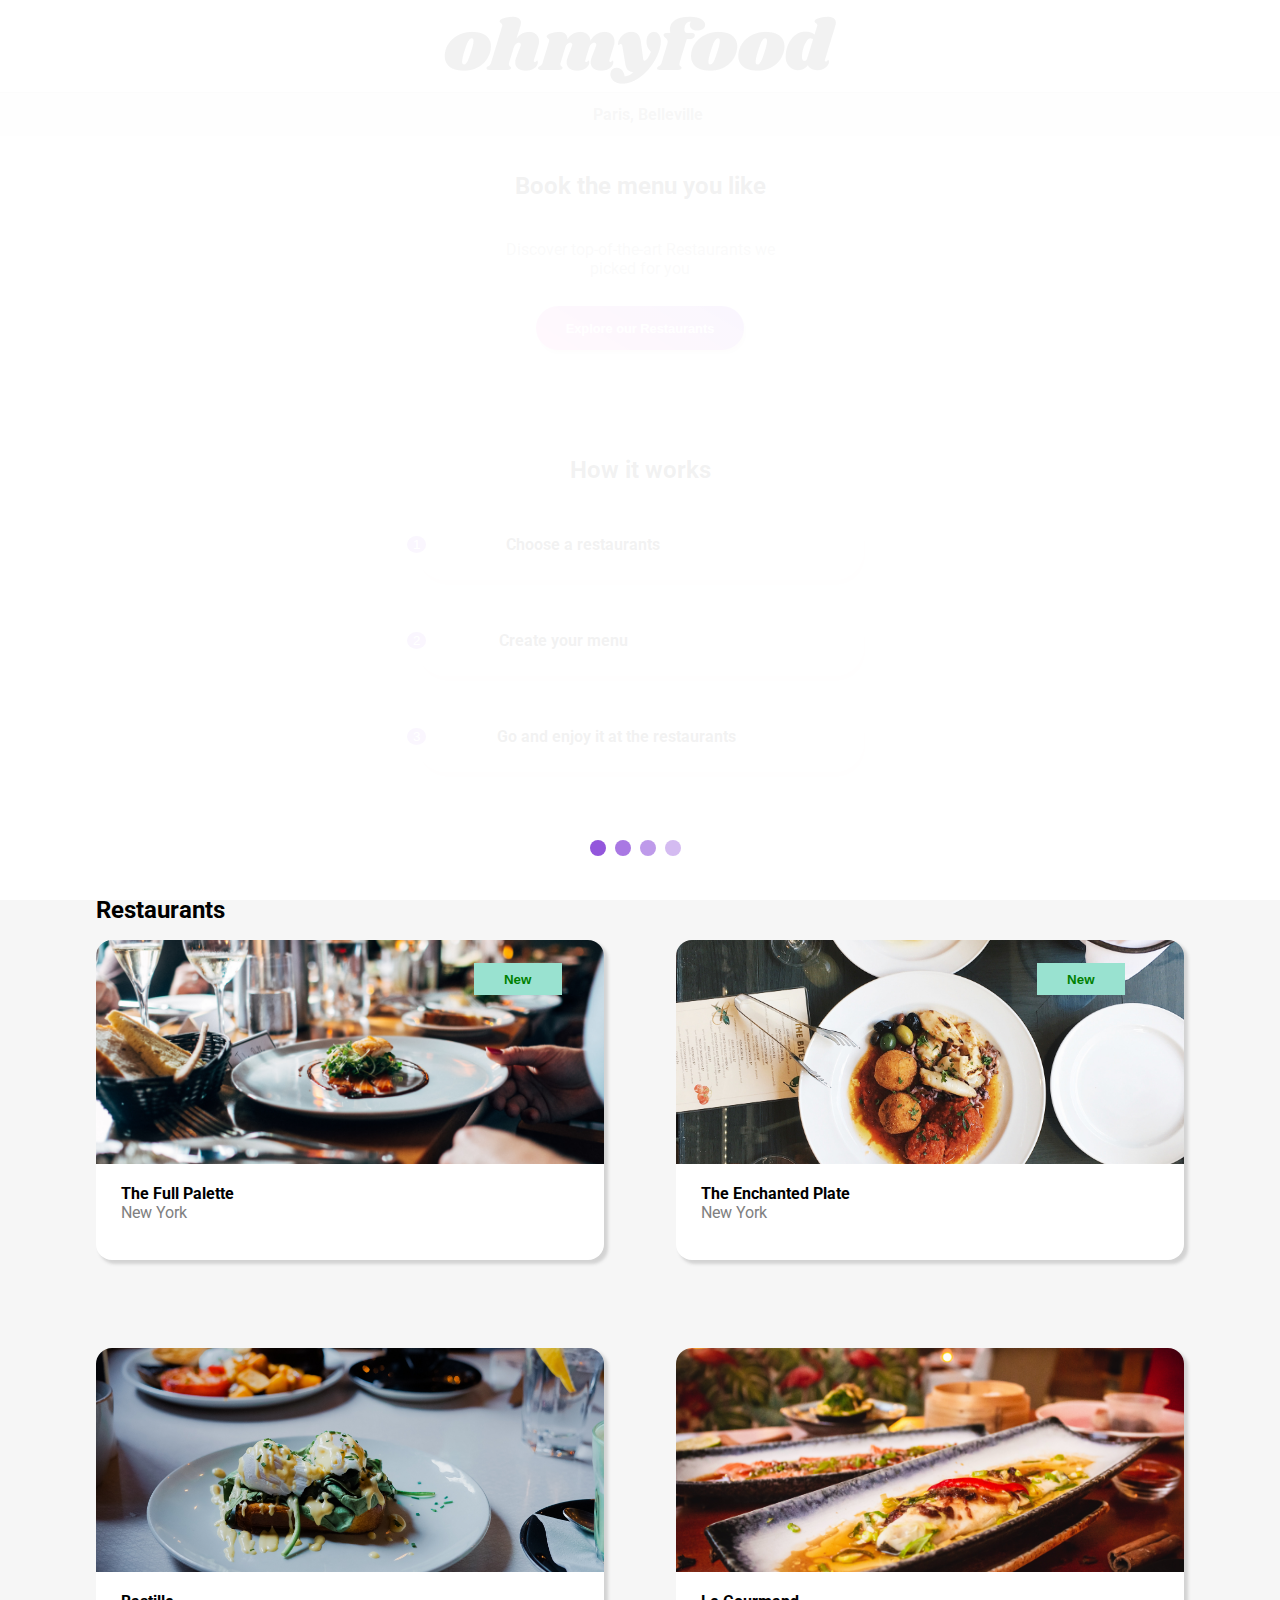
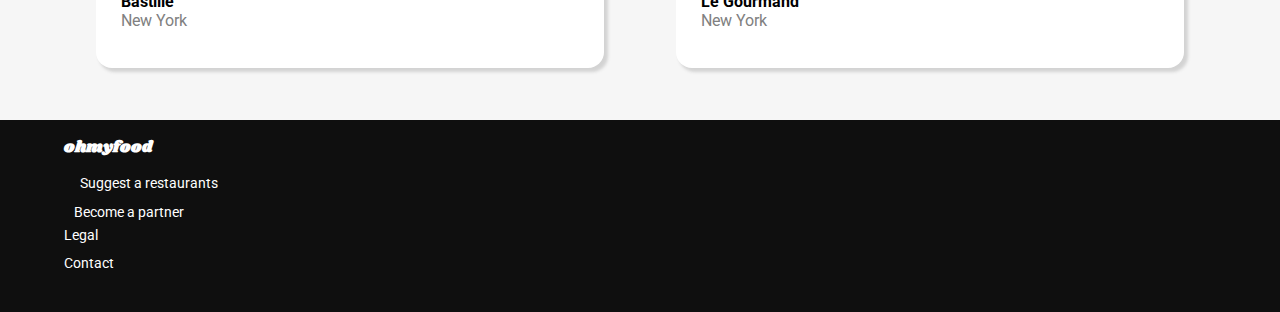
<file: index.html>
<!DOCTYPE html>
<html lang="en">
<head>
    <meta charset="UTF-8">
    <meta http-equiv="X-UA-Compatible" content="IE=edge">
    <meta name="viewport" content="width=device-width, initial-scale=1.0">
    <title>Oh My Food</title>

    <link rel="stylesheet" href="./CSS/styles.css">

    <link rel="preconnect" href="https://fonts.googleapis.com">
    <link rel="preconnect" href="https://fonts.gstatic.com" crossorigin>
    <link href="https://fonts.googleapis.com/css2?family=Roboto:wght@300;400;700&family=Shrikhand&display=swap" rel="stylesheet">

    <link rel="stylesheet" href="https://cdnjs.cloudflare.com/ajax/libs/font-awesome/6.0.0-beta2/css/all.min.css" integrity="sha512-YWzhKL2whUzgiheMoBFwW8CKV4qpHQAEuvilg9FAn5VJUDwKZZxkJNuGM4XkWuk94WCrrwslk8yWNGmY1EduTA==" crossorigin="anonymous" referrerpolicy="no-referrer" />


</head>
<body>
    <!--Loading Page-->
    <div class="wrapper">
        <div class="bouncer">
            <div></div>
            <div></div>
            <div></div>
            <div></div>
        </div>
    </div>
    <!--.Loading Page-->
    <!--Logo-->
    <header>
        <div class="logo"><img src="./assets/ohmyfood@2x.svg" alt="logo"></div>
        <div class="logo-desktop"><img src="./assets/ohmyfood.png" alt="logo"></div>
    </header>
    <!--Location-->
    <div class="map">
        <i class="fas fa-map-marker-alt"></i>
        <p>Paris, Belleville</p>
    </div>
    <!--Call to Action-->
    <section class="action">
        <h2>Book the menu you like</h2>
        <p>Discover top-of-the-art Restaurants we picked for you</p>
        <button>Explore our Restaurants</button>
    </section>
    <main>
        <!--Info-->
        <section class="info">
            <h2>How it works</h2>
            <div class="flex-container">
                <div class="card">
                   <button>1</button>
                   <i class="fas fa-mobile-alt"></i>
                   <p class="position">Choose a restaurants</p>
                </div>
                <div class="card">
                    <button>2</button>
                    <i class="fas fa-list-ul"></i>
                   <p class="position-2">Create your menu</p>
                </div>
                <div class="card">
                    <button>3</button>
                    <i class="fas fa-store"></i>
                   <p>Go and enjoy it at the restaurants</p>
                </div>
            </div>
        </section>
        <!--Menu Links-->
        <section class="menu-link">
            <h2>Restaurants</h2>
            <div class="grid-container">
                
                    <div class="menu-card">
                        <a href="./menuA.html">    
                            <img src="./assets/jay-wennington-N_Y88TWmGwA-unsplash.jpg" alt="Restaurants-1" class="fit">
                        </a>
                        <button class="btn">New</button>
                        <div class="flex">
                                <p>The Full Palette 
                                <span>New York</span> </p>
                                <i class="fas fa-heart"></i>
                        </div>
                    </div>
                    <div class="menu-card">
                        <a href="./menuB.html">    
                            <img src="./assets/stil-u2Lp8tXIcjw-unsplash.jpg" alt="Restaurants-2" class="fit">
                       </a>
                            <button class="btn-2">New</button>
                       
                        <div class="flex">
                                <p class="char-1">The Enchanted Plate
                                <span>New York</span></p> 
                                <i class="fas fa-heart"></i>
                        </div>
                    </div>
                
                <a href="./menuC.html">
                    <div class="menu-card">
                        <img src="./assets/toa-heftiba-DQKerTsQwi0-unsplash.jpg" alt="Restaurants-3" class="fit">
                     <!--  <button class="btn-3">New</button> --> 
                        <div class="flex">
                                <p class="char-2">Bastille
                                <span>New York</span></p> 
                                <i class="fas fa-heart"></i>
                        </div>
                    </div>
                </a>
                <a href="./menuD.html">
                    <div class="menu-card">
                        <img src="./assets/louis-hansel-shotsoflouis-qNBGVyOCY8Q-unsplash.jpg" alt="Restaurants-4" class="fit">
                       <!-- <button class="btn-4">New</button> -->
                        <div class="flex">
                                <p class="char-3">Le Gourmand 
                                <span>New York</span></p> 
                                <i class="fas fa-heart outline" ></i>
                        </div>
                    </div>
                </a>
            </div>
        </section>
    </main>
    <footer>
        <h4>ohmyfood</h4>
        <nav class="footer-nav">
            <ul>
                <li class="display align">
                    <i class="fas fa-utensils"></i>
                    <p>Suggest a restaurants</p>
                </li>
                <li class="display">
                    <i class="fas fa-hands-helping"></i>
                    <p>Become a partner</p>
                </li>
                <li class="spacing">Legal</li>
                <li class="spacing"><a href="mailto:ohmyfood@google.com?subject=MailfromourWebsite">Contact</a></li>
            </ul>
        </nav>
    </footer>
</body>
</html>
</file>
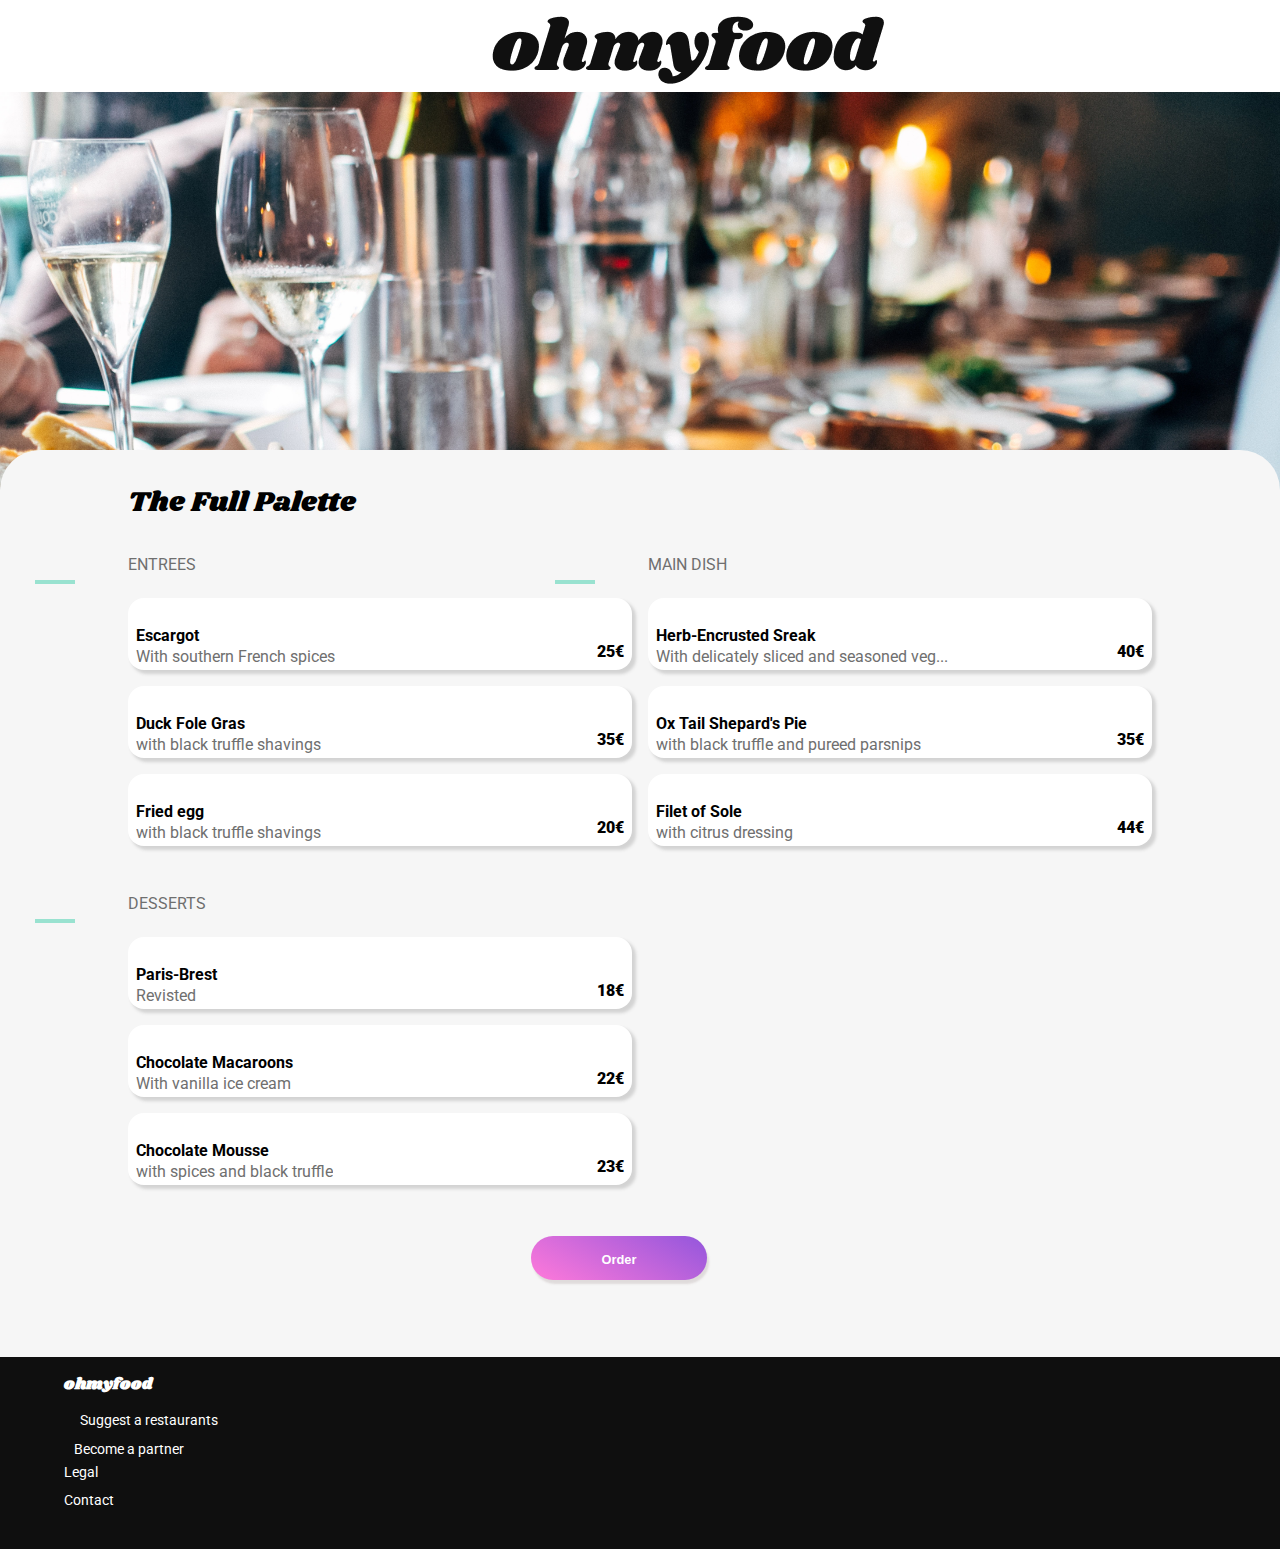
<file: menuA.html>
<!DOCTYPE html>
<html lang="en">
<head>
    <meta charset="UTF-8">
    <meta http-equiv="X-UA-Compatible" content="IE=edge">
    <meta name="viewport" content="width=device-width, initial-scale=1.0">
    <title>Oh My Food</title>

    <link rel="stylesheet" href="./CSS/menuA.css">

    <link rel="preconnect" href="https://fonts.googleapis.com">
    <link rel="preconnect" href="https://fonts.gstatic.com" crossorigin>
    <link href="https://fonts.googleapis.com/css2?family=Roboto:wght@300;400;700&family=Shrikhand&display=swap" rel="stylesheet">

    <link rel="stylesheet" href="https://cdnjs.cloudflare.com/ajax/libs/font-awesome/6.0.0-beta2/css/all.min.css" integrity="sha512-YWzhKL2whUzgiheMoBFwW8CKV4qpHQAEuvilg9FAn5VJUDwKZZxkJNuGM4XkWuk94WCrrwslk8yWNGmY1EduTA==" crossorigin="anonymous" referrerpolicy="no-referrer" />


</head>
<body>
    <!--Logo-->
    <header>
        <div class="logo">
            <a href="./index.html"><i class="fas fa-arrow-left"></i></a>
            <img src="./assets/ohmyfood@2x.svg" alt="logo"></div>
        <div class="logo-desktop">
            <a href="./index.html"><i class="fas fa-arrow-left"></i></a>
            <img src="./assets/ohmyfood.png" alt="logo"></div>
    </header>
    <!--Image-->
    <div class="bg-image">
        <img src="./assets/jay-wennington-N_Y88TWmGwA-unsplash.jpg" alt="Restaurants" class="fit">
    </div>
    <main>
        <!--Title-->
        <div class="title">
            <p>The Full Palette</p>
            <i class="fas fa-heart"></i>
        </div>
        <!--Flex-container-->
        <div class="grid-container">
            <!--Menu items 1-->
            <div class="wrapper">
                <p class="underline">ENTREES</p>
                <div class="menu-card">
                    <div class="flex">
                        <h5>Escargot</h5>
                        <p>With southern French spices</p>
                    </div>
                    <span>25&#8364;</span>
                    <div class="box">
                        <div class="checkmark"><i class="fas fa-check"></i></div>
                    </div>
                </div>
                <div class="menu-card">
                    <div class="flex">
                        <h5>Duck Fole Gras</h5>
                        <p>with black truffle shavings</p>
                    </div>
                    <span>35&#8364;</span>
                    <div class="box">
                        <div class="checkmark"><i class="fas fa-check"></i></div>
                    </div>
                </div>
                <div class="menu-card">
                    <div class="flex">
                        <h5>Fried egg</h5>
                        <p>with black truffle shavings</p>
                    </div>
                    <span>20&#8364;</span>
                    <div class="box">
                        <div class="checkmark"><i class="fas fa-check"></i></div>
                    </div>
                </div>
            </div>
            <!--Menu items 2-->
            <div class="wrapper">
                <p class="underline">MAIN DISH</p>
                <div class="menu-card">
                    <div class="flex">
                        <h5>Herb-Encrusted Sreak</h5>
                        <p>With delicately sliced and seasoned veg...</p>
                    </div>
                    <span>40&#8364;</span>
                    <div class="box">
                        <div class="checkmark"><i class="fas fa-check"></i></div>
                    </div>
                </div>
                <div class="menu-card">
                    <div class="flex">
                        <h5>Ox Tail Shepard's Pie</h5>
                        <p>with black truffle and pureed parsnips</p>
                    </div>
                    <span>35&#8364;</span>
                    <div class="box">
                        <div class="checkmark"><i class="fas fa-check"></i></div>
                    </div>
                </div>
                <div class="menu-card">
                    <div class="flex">
                        <h5>Filet of Sole</h5>
                        <p>with citrus dressing</p>
                    </div>
                    <span>44&#8364;</span>
                    <div class="box">
                        <div class="checkmark"><i class="fas fa-check"></i></div>
                    </div>
                </div>
            </div>
            <!--Menu items 3-->
            <div class="wrapper">
                <p class="underline">DESSERTS</p>
                <div class="menu-card">
                    <div class="flex">
                        <h5>Paris-Brest</h5>
                        <p>Revisted</p>
                    </div>
                    <span>18&#8364;</span>
                    <div class="box">
                        <div class="checkmark"><i class="fas fa-check"></i></div>
                    </div>
                </div>
                <div class="menu-card">
                    <div class="flex">
                        <h5>Chocolate Macaroons</h5>
                        <p>With vanilla ice cream</p>
                    </div>
                    <span>22&#8364;</span>
                    <div class="box">
                        <div class="checkmark"><i class="fas fa-check"></i></div>
                    </div>
                </div>
                <div class="menu-card">
                    <div class="flex">
                        <h5>Chocolate Mousse</h5>
                        <p>with spices and black truffle</p>
                    </div>
                    <span>23&#8364;</span>
                    <div class="box">
                        <div class="checkmark"><i class="fas fa-check"></i></div>
                    </div>
                </div>
            </div>
        </div>
        <!--Order Button-->
        <div class="btn">
            <button>Order</button>
        </div>
        
        <footer>
            <h4>ohmyfood</h4>
            <nav class="footer-nav">
                <ul>
                    <li class="display align">
                        <i class="fas fa-utensils"></i>
                        <p>Suggest a restaurants</p>
                    </li>
                    <li class="display">
                        <i class="fas fa-hands-helping"></i>
                        <p>Become a partner</p>
                    </li>
                    <li class="spacing">Legal</li>
                    <li class="spacing"><a href="mailto:ohmyfood@google.com?subject=MailfromourWebsite">Contact</a></li>
                </ul>
            </nav>
        </footer>
    </main>
</body>
</html>
</file>
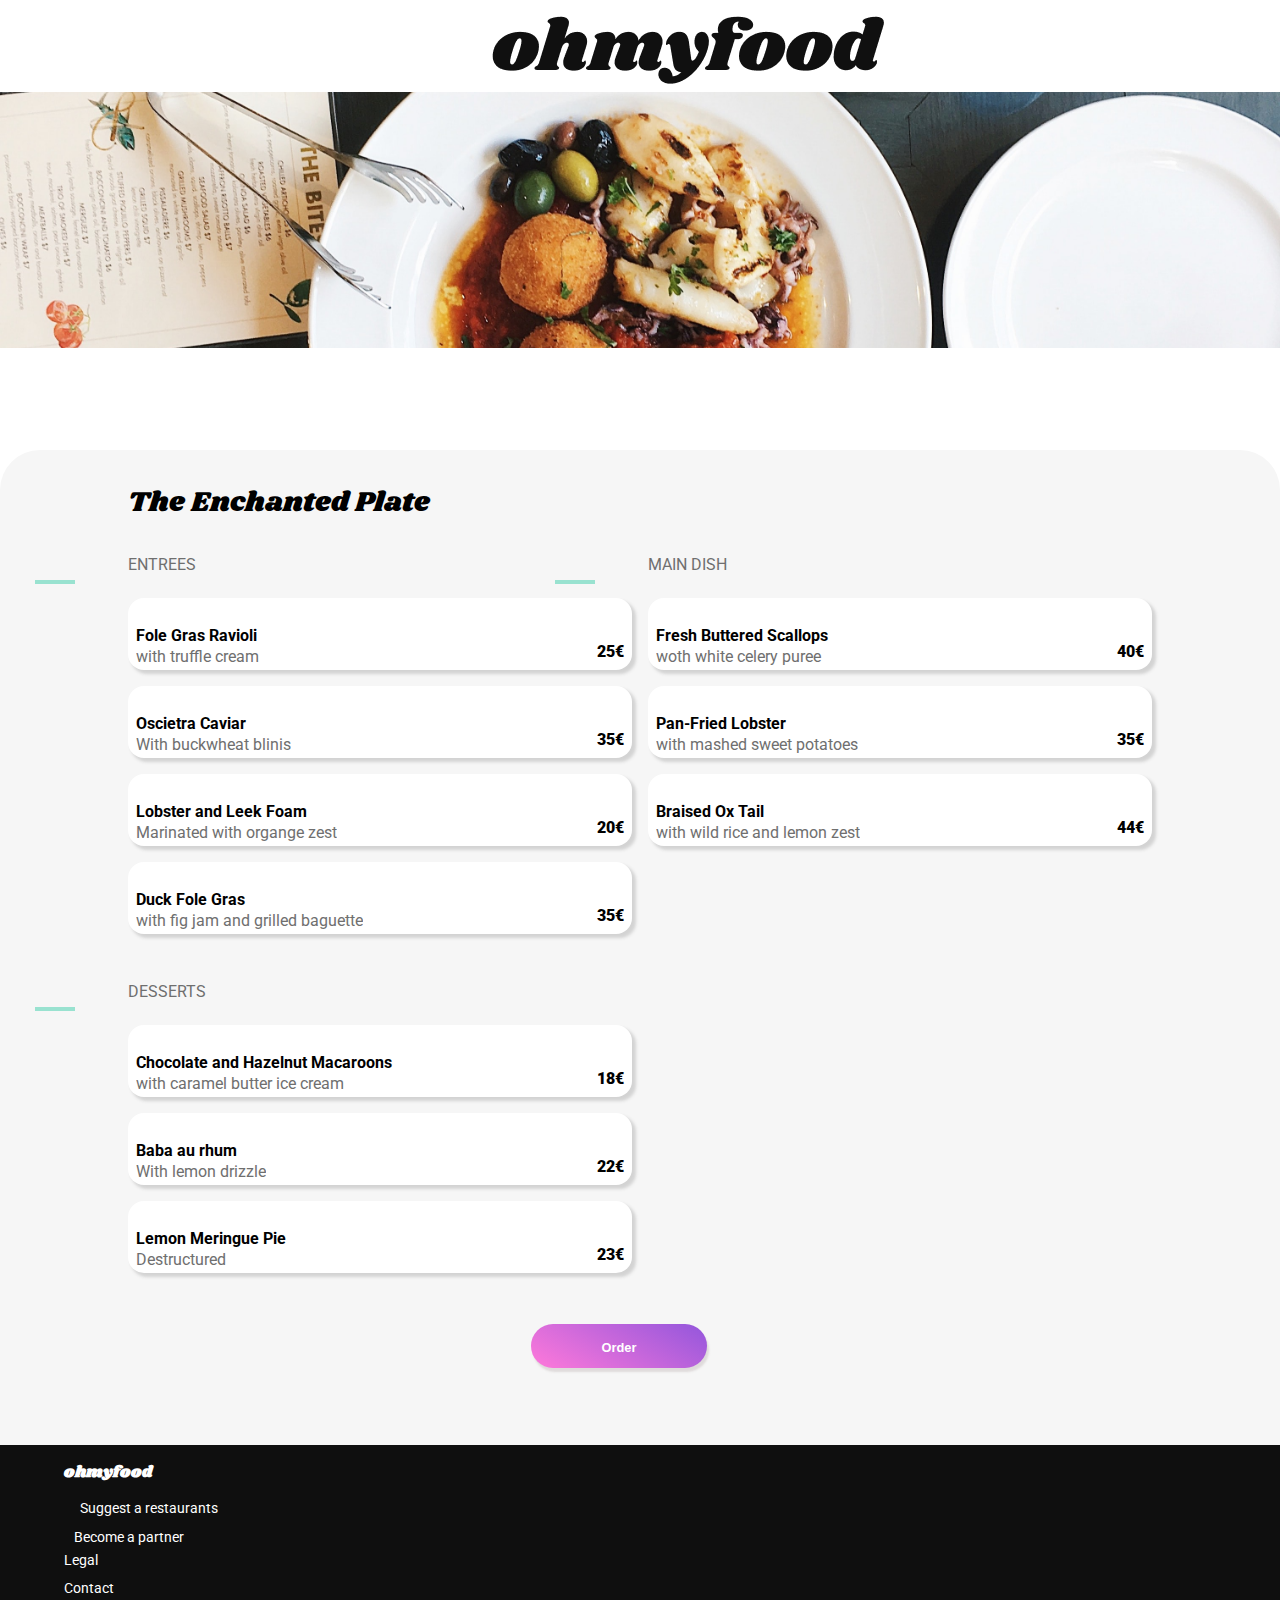
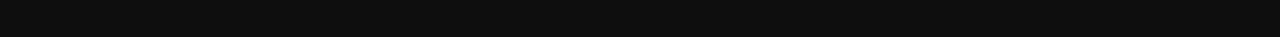
<file: menuB.html>
<!DOCTYPE html>
<html lang="en">
<head>
    <meta charset="UTF-8">
    <meta http-equiv="X-UA-Compatible" content="IE=edge">
    <meta name="viewport" content="width=device-width, initial-scale=1.0">
    <title>Oh My Food</title>

    <link rel="stylesheet" href="./CSS/menuB.css">

    <link rel="preconnect" href="https://fonts.googleapis.com">
    <link rel="preconnect" href="https://fonts.gstatic.com" crossorigin>
    <link href="https://fonts.googleapis.com/css2?family=Roboto:wght@300;400;700&family=Shrikhand&display=swap" rel="stylesheet">

    <link rel="stylesheet" href="https://cdnjs.cloudflare.com/ajax/libs/font-awesome/6.0.0-beta2/css/all.min.css" integrity="sha512-YWzhKL2whUzgiheMoBFwW8CKV4qpHQAEuvilg9FAn5VJUDwKZZxkJNuGM4XkWuk94WCrrwslk8yWNGmY1EduTA==" crossorigin="anonymous" referrerpolicy="no-referrer" />


</head>
<body>
    <!--Logo-->
    <header>
        <div class="logo">
            <a href="./index.html"><i class="fas fa-arrow-left"></i></a>
            <img src="./assets/ohmyfood@2x.svg" alt="logo"></div>
        <div class="logo-desktop">
            <a href="./index.html"><i class="fas fa-arrow-left"></i></a>
            <img src="./assets/ohmyfood.png" alt="logo"></div>
    </header>
    <!--Image-->
    <div class="bg-image">
        <img src="./assets/stil-u2Lp8tXIcjw-unsplash.jpg" alt="Restaurants" class="fit">
    </div>
    <main>
        <!--Title-->
        <div class="title">
            <p>The Enchanted Plate</p>
            <i class="fas fa-heart"></i>
        </div>
        <!--Flex-container-->
        <div class="grid-container">
            <!--Menu items 1-->
            <div class="wrapper">
                <p class="underline">ENTREES</p>
                <div class="menu-card">
                    <div class="flex">
                        <h5>Fole Gras Ravioli</h5>
                        <p>with truffle cream</p>
                    </div>
                    <span>25&#8364;</span>
                    <div class="box">
                        <div class="checkmark"><i class="fas fa-check"></i></div>
                    </div>
                </div>
                <div class="menu-card">
                    <div class="flex">
                        <h5>Oscietra Caviar</h5>
                        <p>With buckwheat blinis</p>
                    </div>
                    <span>35&#8364;</span>
                    <div class="box">
                        <div class="checkmark"><i class="fas fa-check"></i></div>
                    </div>
                </div>
                <div class="menu-card">
                    <div class="flex">
                        <h5>Lobster and Leek Foam</h5>
                        <p>Marinated with organge zest</p>
                    </div>
                    <span>20&#8364;</span>
                    <div class="box">
                        <div class="checkmark"><i class="fas fa-check"></i></div>
                    </div>
                </div>
                <div class="menu-card">
                    <div class="flex">
                        <h5>Duck Fole Gras</h5>
                        <p>with fig jam and grilled baguette</p>
                    </div>
                    <span>35&#8364;</span>
                    <div class="box">
                        <div class="checkmark"><i class="fas fa-check"></i></div>
                    </div>
                </div>
            </div>
            <!--Menu items 2-->
            <div class="wrapper">
                <p class="underline">MAIN DISH</p>
                <div class="menu-card">
                    <div class="flex">
                        <h5>Fresh Buttered Scallops</h5>
                        <p>woth white celery puree</p>
                    </div>
                    <span>40&#8364;</span>
                    <div class="box">
                        <div class="checkmark"><i class="fas fa-check"></i></div>
                    </div>
                </div>
                <div class="menu-card">
                    <div class="flex">
                        <h5>Pan-Fried Lobster</h5>
                        <p>with mashed sweet potatoes</p>
                    </div>
                    <span>35&#8364;</span>
                    <div class="box">
                        <div class="checkmark"><i class="fas fa-check"></i></div>
                    </div>
                </div>
                <div class="menu-card">
                    <div class="flex">
                        <h5>Braised Ox Tail</h5>
                        <p>with wild rice and lemon zest</p>
                    </div>
                    <span>44&#8364;</span>
                    <div class="box">
                        <div class="checkmark"><i class="fas fa-check"></i></div>
                    </div>
                </div>
            </div>
            <!--Menu items 3-->
            <div class="wrapper">
                <p class="underline">DESSERTS</p>
                <div class="menu-card">
                    <div class="flex">
                        <h5 class="wrap">Chocolate and Hazelnut Macaroons</h5>
                        <p>with caramel butter ice cream</p>
                    </div>
                    <span>18&#8364;</span>
                    <div class="box">
                        <div class="checkmark"><i class="fas fa-check"></i></div>
                    </div>
                </div>
                <div class="menu-card">
                    <div class="flex">
                        <h5>Baba au rhum</h5>
                        <p>With lemon drizzle</p>
                    </div>
                    <span>22&#8364;</span>
                    <div class="box">
                        <div class="checkmark"><i class="fas fa-check"></i></div>
                    </div>
                </div>
                <div class="menu-card">
                    <div class="flex">
                        <h5>Lemon Meringue Pie</h5>
                        <p>Destructured</p>
                    </div>
                    <span>23&#8364;</span>
                    <div class="box">
                        <div class="checkmark"><i class="fas fa-check"></i></div>
                    </div>
                </div>
            </div>
        </div>
        <!--Order Button-->
        <div class="btn">
            <button>Order</button>
        </div>
        
        <footer>
            <h4>ohmyfood</h4>
            <nav class="footer-nav">
                <ul>
                    <li class="display align">
                        <i class="fas fa-utensils"></i>
                        <p>Suggest a restaurants</p>
                    </li>
                    <li class="display">
                        <i class="fas fa-hands-helping"></i>
                        <p>Become a partner</p>
                    </li>
                    <li class="spacing">Legal</li>
                    <li class="spacing"><a href="mailto:ohmyfood@google.com?subject=MailfromourWebsite">Contact</a></li>
                </ul>
            </nav>
        </footer>
    </main>
</body>
</html>
</file>
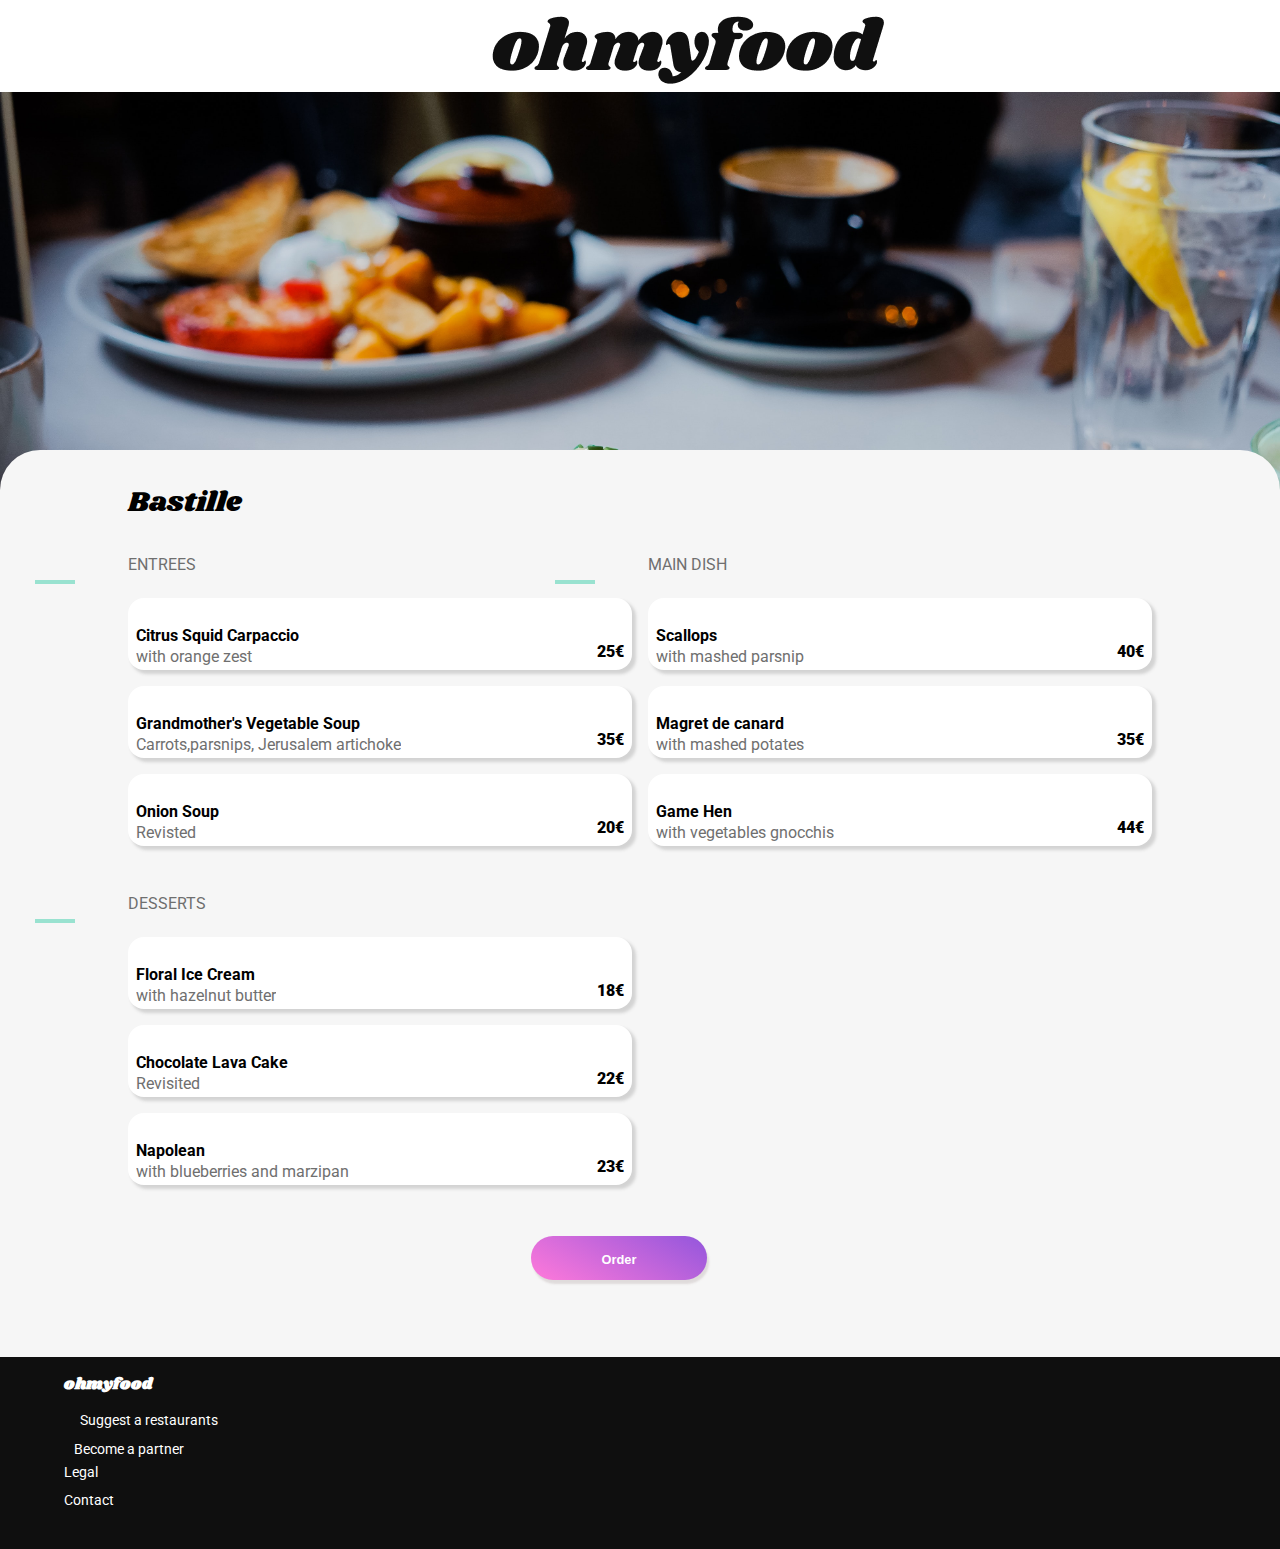
<file: menuC.html>
<!DOCTYPE html>
<html lang="en">
<head>
    <meta charset="UTF-8">
    <meta http-equiv="X-UA-Compatible" content="IE=edge">
    <meta name="viewport" content="width=device-width, initial-scale=1.0">
    <title>Oh My Food</title>

    <link rel="stylesheet" href="./CSS/menuA.css">

    <link rel="preconnect" href="https://fonts.googleapis.com">
    <link rel="preconnect" href="https://fonts.gstatic.com" crossorigin>
    <link href="https://fonts.googleapis.com/css2?family=Roboto:wght@300;400;700&family=Shrikhand&display=swap" rel="stylesheet">

    <link rel="stylesheet" href="https://cdnjs.cloudflare.com/ajax/libs/font-awesome/6.0.0-beta2/css/all.min.css" integrity="sha512-YWzhKL2whUzgiheMoBFwW8CKV4qpHQAEuvilg9FAn5VJUDwKZZxkJNuGM4XkWuk94WCrrwslk8yWNGmY1EduTA==" crossorigin="anonymous" referrerpolicy="no-referrer" />


</head>
<body>
    <!--Logo-->
    <header>
        <div class="logo">
            <a href="./index.html"><i class="fas fa-arrow-left"></i></a>
            <img src="./assets/ohmyfood@2x.svg" alt="logo"></div>
        <div class="logo-desktop">
            <a href="./index.html"><i class="fas fa-arrow-left"></i></a>
            <img src="./assets/ohmyfood.png" alt="logo"></div>
    </header>
    <!--Image-->
    <div class="bg-image">
        <img src="./assets/toa-heftiba-DQKerTsQwi0-unsplash.jpg" alt="Restaurants" class="fit">
    </div>
    <main>
        <!--Title-->
        <div class="title">
            <p>Bastille</p>
            <i class="fas fa-heart"></i>
        </div>
        <!--Flex-container-->
        <div class="grid-container">
            <!--Menu items 1-->
            <div class="wrapper">
                <p class="underline">ENTREES</p>
                <div class="menu-card">
                    <div class="flex">
                        <h5>Citrus Squid Carpaccio</h5>
                        <p>with orange zest</p>
                    </div>
                    <span>25&#8364;</span>
                    <div class="box">
                        <div class="checkmark"><i class="fas fa-check"></i></div>
                    </div>
                </div>
                <div class="menu-card">
                    <div class="flex">
                        <h5>Grandmother's Vegetable Soup</h5>
                        <p>Carrots,parsnips, Jerusalem artichoke</p>
                    </div>
                    <span>35&#8364;</span>
                    <div class="box">
                        <div class="checkmark"><i class="fas fa-check"></i></div>
                    </div>
                </div>
                <div class="menu-card">
                    <div class="flex">
                        <h5>Onion Soup</h5>
                        <p>Revisted</p>
                    </div>
                    <span>20&#8364;</span>
                    <div class="box">
                        <div class="checkmark"><i class="fas fa-check"></i></div>
                    </div>
                </div>
            </div>
            <!--Menu items 2-->
            <div class="wrapper">
                <p class="underline">MAIN DISH</p>
                <div class="menu-card">
                    <div class="flex">
                        <h5>Scallops</h5>
                        <p>with mashed parsnip</p>
                    </div>
                    <span>40&#8364;</span>
                    <div class="box">
                        <div class="checkmark"><i class="fas fa-check"></i></div>
                    </div>
                </div>
                <div class="menu-card">
                    <div class="flex">
                        <h5>Magret de canard</h5>
                        <p>with mashed potates</p>
                    </div>
                    <span>35&#8364;</span>
                    <div class="box">
                        <div class="checkmark"><i class="fas fa-check"></i></div>
                    </div>
                </div>
                <div class="menu-card">
                    <div class="flex">
                        <h5>Game Hen</h5>
                        <p>with vegetables gnocchis</p>
                    </div>
                    <span>44&#8364;</span>
                    <div class="box">
                        <div class="checkmark"><i class="fas fa-check"></i></div>
                    </div>
                </div>
            </div>
            <!--Menu items 3-->
            <div class="wrapper">
                <p class="underline">DESSERTS</p>
                <div class="menu-card">
                    <div class="flex">
                        <h5>Floral Ice Cream</h5>
                        <p>with hazelnut butter</p>
                    </div>
                    <span>18&#8364;</span>
                    <div class="box">
                        <div class="checkmark"><i class="fas fa-check"></i></div>
                    </div>
                </div>
                <div class="menu-card">
                    <div class="flex">
                        <h5>Chocolate Lava Cake</h5>
                        <p>Revisited</p>
                    </div>
                    <span>22&#8364;</span>
                    <div class="box">
                        <div class="checkmark"><i class="fas fa-check"></i></div>
                    </div>
                </div>
                <div class="menu-card">
                    <div class="flex">
                        <h5>Napolean</h5>
                        <p>with blueberries and marzipan</p>
                    </div>
                    <span>23&#8364;</span>
                    <div class="box">
                        <div class="checkmark"><i class="fas fa-check"></i></div>
                    </div>
                </div>
            </div>
        </div>
        <!--Order Button-->
        <div class="btn">
            <button>Order</button>
        </div>
        
        <footer>
            <h4>ohmyfood</h4>
            <nav class="footer-nav">
                <ul>
                    <li class="display align">
                        <i class="fas fa-utensils"></i>
                        <p>Suggest a restaurants</p>
                    </li>
                    <li class="display">
                        <i class="fas fa-hands-helping"></i>
                        <p>Become a partner</p>
                    </li>
                    <li class="spacing">Legal</li>
                    <li class="spacing"><a href="mailto:ohmyfood@google.com?subject=MailfromourWebsite">Contact</a></li>
                </ul>
            </nav>
        </footer>
    </main>
</body>
</html>
</file>
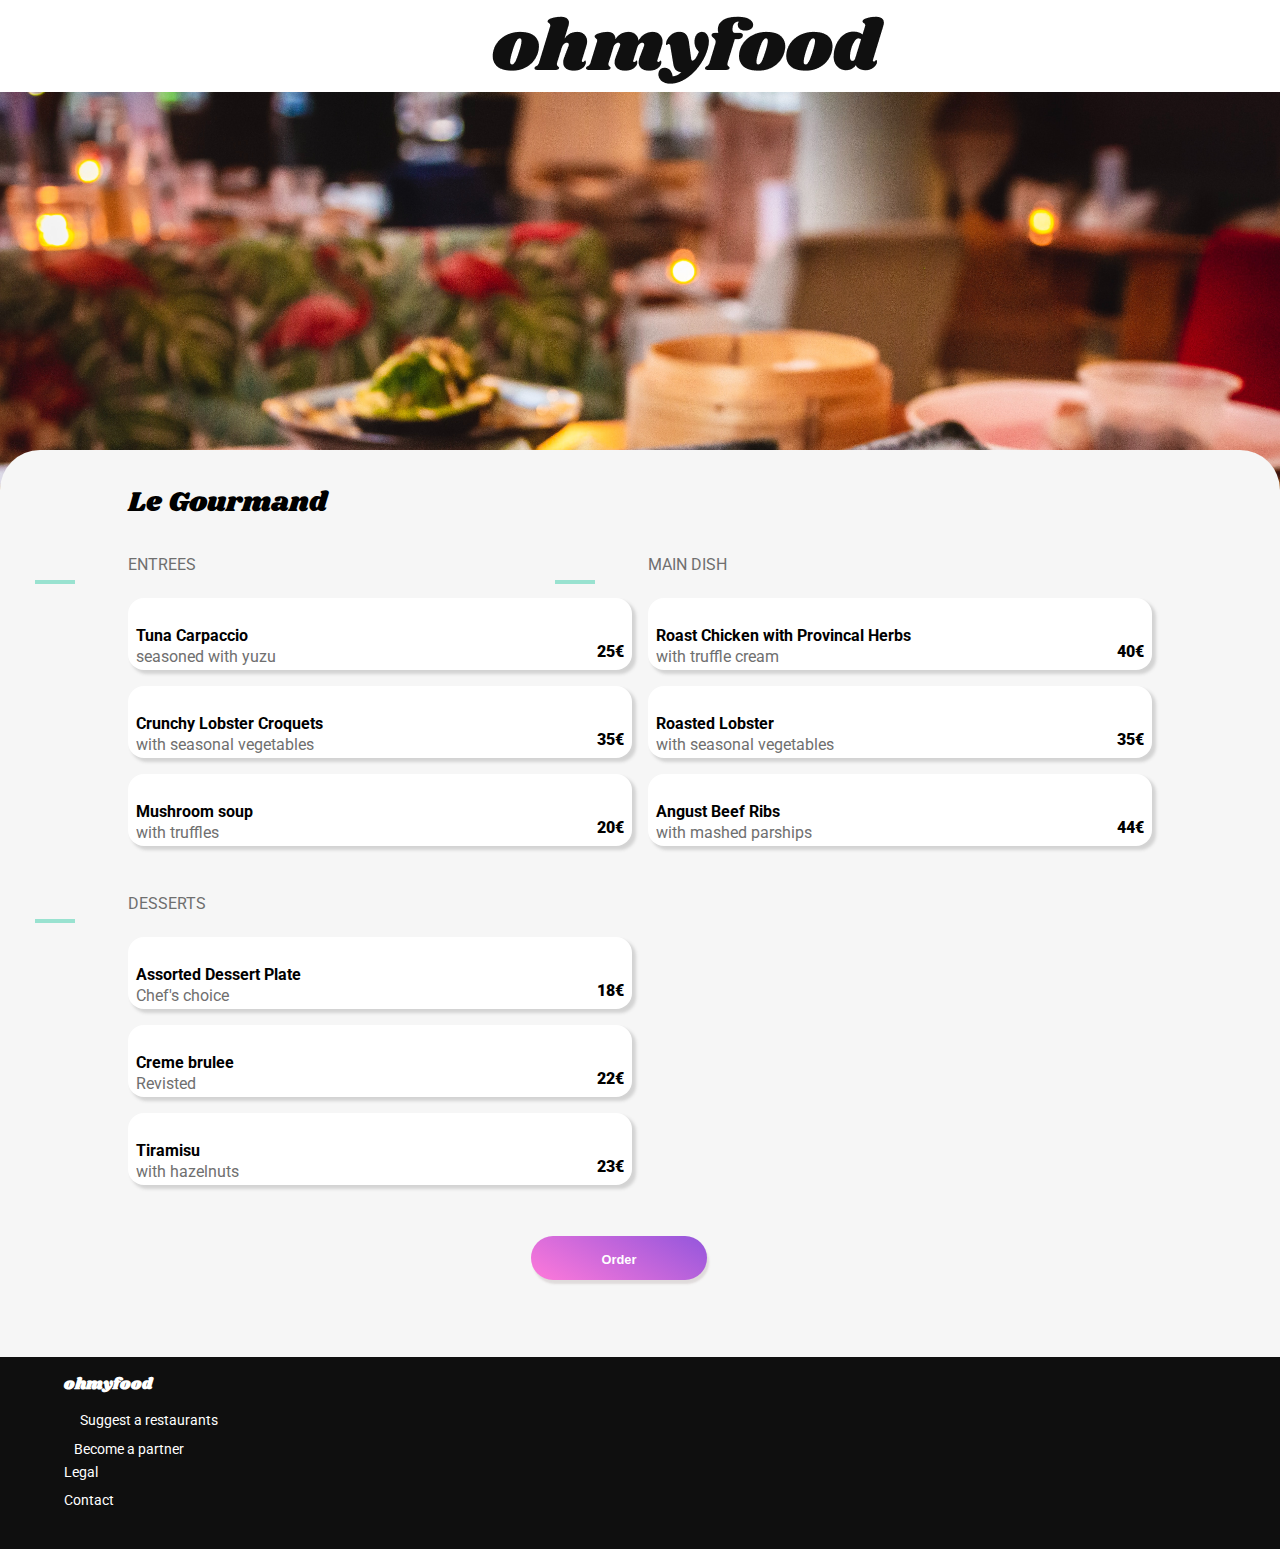
<file: menuD.html>
<!DOCTYPE html>
<html lang="en">
<head>
    <meta charset="UTF-8">
    <meta http-equiv="X-UA-Compatible" content="IE=edge">
    <meta name="viewport" content="width=device-width, initial-scale=1.0">
    <title>Oh My Food</title>

    <link rel="stylesheet" href="./CSS/menuA.css">

    <link rel="preconnect" href="https://fonts.googleapis.com">
    <link rel="preconnect" href="https://fonts.gstatic.com" crossorigin>
    <link href="https://fonts.googleapis.com/css2?family=Roboto:wght@300;400;700&family=Shrikhand&display=swap" rel="stylesheet">

    <link rel="stylesheet" href="https://cdnjs.cloudflare.com/ajax/libs/font-awesome/6.0.0-beta2/css/all.min.css" integrity="sha512-YWzhKL2whUzgiheMoBFwW8CKV4qpHQAEuvilg9FAn5VJUDwKZZxkJNuGM4XkWuk94WCrrwslk8yWNGmY1EduTA==" crossorigin="anonymous" referrerpolicy="no-referrer" />


</head>
<body>
    <!--Logo-->
    <header>
        <div class="logo">
            <a href="./index.html"><i class="fas fa-arrow-left"></i></a>
            <img src="./assets/ohmyfood@2x.svg" alt="logo"></div>
        <div class="logo-desktop">
            <a href="./index.html"><i class="fas fa-arrow-left"></i></a>
            <img src="./assets/ohmyfood.png" alt="logo"></div>
    </header>
    <!--Image-->
    <div class="bg-image">
        <img src="./assets/louis-hansel-shotsoflouis-qNBGVyOCY8Q-unsplash.jpg" alt="Restaurants" class="fit">
    </div>
    <main>
        <!--Title-->
        <div class="title">
            <p>Le Gourmand</p>
            <i class="fas fa-heart"></i>
        </div>
        <!--Flex-container-->
        <div class="grid-container">
            <!--Menu items 1-->
            <div class="wrapper">
                <p class="underline">ENTREES</p>
                <div class="menu-card">
                    <div class="flex">
                        <h5>Tuna Carpaccio</h5>
                        <p>seasoned with yuzu</p>
                    </div>
                    <span>25&#8364;</span>
                    <div class="box">
                        <div class="checkmark"><i class="fas fa-check"></i></div>
                    </div>
                </div>
                <div class="menu-card">
                    <div class="flex">
                        <h5>Crunchy Lobster Croquets</h5>
                        <p>with seasonal vegetables</p>
                    </div>
                    <span>35&#8364;</span>
                    <div class="box">
                        <div class="checkmark"><i class="fas fa-check"></i></div>
                    </div>
                </div>
                <div class="menu-card">
                    <div class="flex">
                        <h5>Mushroom soup</h5>
                        <p>with truffles</p>
                    </div>
                    <span>20&#8364;</span>
                    <div class="box">
                        <div class="checkmark"><i class="fas fa-check"></i></div>
                    </div>
                </div>
            </div>
            <!--Menu items 2-->
            <div class="wrapper">
                <p class="underline">MAIN DISH</p>
                <div class="menu-card">
                    <div class="flex">
                        <h5>Roast Chicken with Provincal Herbs</h5>
                        <p>with truffle cream</p>
                    </div>
                    <span>40&#8364;</span>
                    <div class="box">
                        <div class="checkmark"><i class="fas fa-check"></i></div>
                    </div>
                </div>
                <div class="menu-card">
                    <div class="flex">
                        <h5>Roasted Lobster</h5>
                        <p>with seasonal vegetables</p>
                    </div>
                    <span>35&#8364;</span>
                    <div class="box">
                        <div class="checkmark"><i class="fas fa-check"></i></div>
                    </div>
                </div>
                <div class="menu-card">
                    <div class="flex">
                        <h5>Angust Beef Ribs</h5>
                        <p>with mashed parships</p>
                    </div>
                    <span>44&#8364;</span>
                    <div class="box">
                        <div class="checkmark"><i class="fas fa-check"></i></div>
                    </div>
                </div>
            </div>
            <!--Menu items 3-->
            <div class="wrapper">
                <p class="underline">DESSERTS</p>
                <div class="menu-card">
                    <div class="flex">
                        <h5>Assorted Dessert Plate</h5>
                        <p>Chef's choice</p>
                    </div>
                    <span>18&#8364;</span>
                    <div class="box">
                        <div class="checkmark"><i class="fas fa-check"></i></div>
                    </div>
                </div>
                <div class="menu-card">
                    <div class="flex">
                        <h5>Creme brulee</h5>
                        <p>Revisted</p>
                    </div>
                    <span>22&#8364;</span>
                    <div class="box">
                        <div class="checkmark"><i class="fas fa-check"></i></div>
                    </div>
                </div>
                <div class="menu-card">
                    <div class="flex">
                        <h5>Tiramisu</h5>
                        <p>with hazelnuts</p>
                    </div>
                    <span>23&#8364;</span>
                    <div class="box">
                        <div class="checkmark"><i class="fas fa-check"></i></div>
                    </div>
                </div>
            </div>
        </div>
        <!--Order Button-->
        <div class="btn">
            <button>Order</button>
        </div>
        
        <footer>
            <h4>ohmyfood</h4>
            <nav class="footer-nav">
                <ul>
                    <li class="display align">
                        <i class="fas fa-utensils"></i>
                        <p>Suggest a restaurants</p>
                    </li>
                    <li class="display">
                        <i class="fas fa-hands-helping"></i>
                        <p>Become a partner</p>
                    </li>
                    <li class="spacing">Legal</li>
                    <li class="spacing"><a href="mailto:ohmyfood@google.com?subject=MailfromourWebsite">Contact</a></li>
                </ul>
            </nav>
        </footer>
    </main>
</body>
</html>
</file>
<file: CSS/styles.css>
/* font-family: 'Roboto', sans-serif;
font-family: 'Shrikhand', cursive; */

/* Global Styling */

* {
    box-sizing: border-box;
}

/* General Styling */

:root {
    --primary-color: #9356DC;
    --secondary-color: #FF79DA;
    --tertiary: #99E2D0;
    --gradient: linear-gradient(30deg, var(--secondary-color), var(--primary-color));
    --bg-color: #f6f6f6;

    --ff-primary: 'Roboto', sans-serif;
    --ff-accent: 'Shrikhand', cursive;
}

body {
    font-family: var(--ff-primary);
    padding: 0;
    margin: 0;
    position: relative;
    max-width: 1575px;
}

/* Section Styling */

/* loading page */

.wrapper {
    position: fixed;
    height: 100%;
    width: 100%;
    top: 0;
    left: 0;
    background: rgba(255, 255, 255, 0.95);
    animation: hideanimation 0.5s ease-in 3s; 
    animation-fill-mode: forwards;
    z-index: 1;
    padding-top: 200px;
}

@keyframes fadeout {
    0% {opacity: 0.95;}
    100% {opacity: 0;}
} 

@keyframes hideanimation {
    to {visibility: hidden; 
       /* width: 0;
        height: 0; */
    }
}


.wrapper .bouncer {
    display: grid;
    grid-template-columns: 1fr 1fr 1fr 1fr;
    height: 100px;
    width: 100px;
    padding-top: 50%;
    margin: auto;
}

.bouncer div {
    width: 1rem;
    height: 1rem;
    background: var(--primary-color);
    border-radius: 50%;
    animation: bouncer 0.5s cubic-bezier(.19,.57,.3,.98) infinite alternate;
}

.bouncer div:nth-child(2) {
    animation-delay: 0.1s;
    opacity: 0.8;
}

.bouncer div:nth-child(3) {
    animation-delay: 0.2s;
    opacity: 0.6;
}

.bouncer div:nth-child(4) {
    animation-delay: 0.3s;
    opacity: 0.4;
}

@keyframes bouncer {
    from {transform: translateY(0)}
    to {transform: translateY(-6.25rem)}
}

/* header */ 

.logo {
    width: 50%;
    margin: 1rem auto;
    text-align: center;
    margin-bottom: 0.25rem;
}

.logo img {
    width: 10.5rem;
}

.logo-desktop {
    width: 50%;
    margin: 1rem auto;
    text-align: center;
    margin-bottom: 0.25rem;
}




@media screen and (min-width:526px) {
    .logo {
        display: none;
    }
}

@media screen and (max-width:526px) {
    .logo-desktop {
        display: none;
    }
}

/* Location */ 

.map {
    background: #eaeaea;
    display: flex;
    justify-content: center;
    align-items: center;
    gap: 1rem;
    border-top: 0.1rem solid rgba(187, 184, 184, 0.8);
    height: 2.75rem;
}

.map p {
    font-family: var(--ff-primary);
    font-weight: 700;
    color: #5c5c5c;
}

/* Desktop */

@media screen and (min-width:770px) {
   /* .map {
        width: 95%;
        margin: 0 auto;
    } */
}


/* call to action */ 

.action {
    background: var(--bg-color);
    display: flex;
    flex-direction: column;
    align-items: center;
    height: 17rem;
}

.action h2 {
    margin: 1.5rem 0;
    font-family: var(--ff-primary);
    margin-top: 2.25rem;
}

.action p {
    width: 32ch;
    color: #9b9b9b;
    text-align: center;
    margin-bottom: 0.75rem;
}

.action button {
    background-image: var(--gradient);
    
    box-shadow: 2px 4px 2px rgba(218, 213, 213, 0.8);
    cursor: pointer;
    color: white;
    height: 2.75rem;
    width: 13rem;
    border: 0;
    border-radius: 1.5rem;
    font-size: 0.8rem;
    font-weight: 700;
    margin: 1rem 0;
    transition: opacity 0.4s, box-shadow 0.4s;
}

.action button:hover {
    opacity: 0.8;
    box-shadow: 3px 5px 3px rgba(195, 195, 195, 0.8);
    transform: scale(1.1);
}

/* Desktop view */ 

@media screen and (min-width:770px) {
   /* .action {
        width: 95%;
        margin: 0 auto;
    } */
}

/* info section */

.info {
    width: 90%;
    margin: 0 auto;
    position: relative; 
    height: 24rem;
}

.info h2 {
    margin-top: 3rem;
    margin-bottom: 1.5rem;
}

.flex-container {
    display: flex;
    flex-direction: column;
    height: 18rem;
}

.card {
    display: flex;
    align-items: center;
    background: var(--bg-color);
    border: 1px solid rgba(206, 203, 203, 0.8);
    border-radius: 30px;
    box-shadow: 2px 6px 2px rgba(235, 230, 230, 0.8);
    margin-bottom: 1.5rem;
    height: 4.5rem;
    border: 0;
}

.card:hover i{
    color: var(--primary-color);
}

.card:hover {
    background-color: rgba(147, 86, 220, 0.2);
}

.card button {
    border-radius: 50%;
    color: white;
    background: var(--primary-color);
    border: 0;
    position: absolute; 
    left: -2%;
}

.card i {
    margin-left: 8%;
    margin-right: 5%;
    color: #9f9f9f;
}

.card p {
    font-weight: 700;
    margin-left: 5%;
}

.card .position {
    margin-left: 7%;
}

.card .position-2 {
    margin-left: 5.5%;
}

/* Tablet / Desktop view */

@media screen and (min-width:420px) {
    .info {
        width: 50%;
        margin: 0 auto;
    }

    .info h2 {
        text-align: center;
    }
}

@media screen and (min-width:770px) {
    .info {
        width: 35%;
        margin: 0 auto;
    }
}


/* Menu Links */ 

.menu-link {
    background: var(--bg-color);
    min-height: 72rem;
    position: relative;
}

.menu-link h2 {
    width: 90%;
    margin: 0 auto;
    padding-top: 3.5rem;
    padding-bottom: 1rem;
    
}

.grid-container {
    width: 90%;
    margin: 0 auto;
    display: grid;
    grid-auto-flow: row;
}

.grid-container a {
    text-decoration: none;
}

.menu-card {
    height: 14.5rem;
    width: 100%;
    background: white;
    margin-bottom: 1rem;
    border-radius: 1rem;
    box-shadow: 0.2rem 0.2rem 0.2rem lightgrey;
}

.fit {
    object-fit: cover;
    height: 70%;
    width: 100%;
    border-top-right-radius: 1rem;
    border-top-left-radius: 1rem;
}

.btn {
    width: 4.75rem;
    height: 1.75rem;
    background-color: var(--tertiary);
    border: 0;
    color: green;
    font-weight: bold;
    position: absolute;
    left: 70%;
    top: 10%;
}

.btn-2 {
    width: 4.75rem;
    height: 1.75rem;
    background-color: var(--tertiary);
    border: 0;
    color: green;
    font-weight: bold;
    position: absolute;
    left: 70%;
    top: 31%;
}


.grid-container .flex {
    display: flex;
    justify-content: space-between;
    align-items: center;
    margin: 0 5%;
}


.menu-card .flex p {
    width: 16ch;
    color: black;
    font-weight: 700;
}

.menu-card .flex .char-1 {
    width: 18ch;
    color: black;
    font-weight: 700;
}


.menu-card .flex .char-2 {
    width: 9ch;
    color: black;
    font-weight: 700;
}


.menu-card .flex .char-3 {
    width: 11ch;
    color: black;
    font-weight: 700;
}


.menu-card .flex span {
    color: grey;
    font-weight: 400;
}

.menu-card .flex i {
    color: white;
    outline: rgba(197, 190, 190, 0.8);
    cursor: pointer;
    font-size: 1.25rem;
    text-shadow: 0 0 3px #000;
    transition: color 0.5s ease-in-out;
}



.menu-card .flex i:hover {
    color: var(--primary-color);
}

/* Desktop / Tablet view */

@media screen and (min-width:515px) {
    .grid-container {
        grid-template-columns: 1fr 1fr;
        column-gap: 1rem;
        row-gap: 2rem;
    }

    .menu-link {
        min-height: 46rem;
    }

    .btn {
        left: 33%;
        top: 16%;
    }

    .btn-2 {
        left: 78%;
        top: 16%;
    }
    
}

@media screen and (min-width:770px) {
    .menu-link {
        min-height: 55rem;
    }

    .menu-link h2 {
        width: 85%;
        margin: 0 auto;
    }

    .grid-container {
        column-gap: 4.5rem; 
        width: 85%;
        margin: 0 auto;
        row-gap: 4.5rem;
    }

    .menu-card {
        height: 20rem;
    }
}

@media screen and (min-width:1070px) {
    .btn {
        width: 5.5rem;
        height: 2rem;
        top: 14%;
        left: 37%;
    }

    .btn-2 {
        width: 5.5rem;
        height: 2rem;
        top: 14%;
        left: 81%;
    }
}

/* Footer */ 

footer {
    background: rgb(15, 15, 15); 
    height: 12rem;
}

footer h4 {
    color:white;
    font-family: var(--ff-accent);
    font-size: 1rem;
    margin: 0;
    padding-top: 1rem;
    padding-bottom: 0.65rem;
    width: 90%;
    margin: 0 auto;
}

.footer-nav ul {
    text-decoration: none;
    padding: 0;
    width: 90%;
    margin: 0 auto;
}

.footer-nav ul li {
    list-style: none;
    color: white;
    font-size: 0.9rem;
   /* margin: 2% 0; */
}

.footer-nav ul .display {
    display: flex;
    align-items: center;
    gap: 10px;
    line-height: 0%;
}

.footer-nav ul .spacing {
    margin-bottom: 3%;
}

.footer-nav ul .align i {
    padding-right: 0.4rem;
}

.footer-nav ul a {
    text-decoration: none;
    color: white;
}

/* Desktop */ 

@media screen and (min-width:768px) {
    .footer-nav ul .spacing {
        margin-bottom: 1%;
    }
}
</file>
<file: CSS/menuA.css>
/* Global Styling */

* {
    box-sizing: border-box;
}

/* General Styling */

:root {
    --primary-color: #9356DC;
    --secondary-color: #FF79DA;
    --tertiary: #99E2D0;
    --gradient: linear-gradient(30deg, var(--secondary-color), var(--primary-color));
    --bg-color: #f6f6f6;

    --ff-primary: 'Roboto', sans-serif;
    --ff-accent: 'Shrikhand', cursive;
}

body {
    font-family: var(--ff-primary);
    padding: 0;
    margin: 0;
}

/* Section Styling */

/* header */ 

.logo {
    display: flex;
    align-items: center;
    justify-content: center;
    margin: 1rem auto;
    text-align: center;
    width: 50%;
    margin-bottom: 00.5rem;
}

.logo img {
    margin-left: 5rem;
    margin-right: 5rem;
    width: 10.5rem;
}

.logo i {
    color: #353535;
}


.logo-desktop {
    display: flex;
    align-items: center;
    justify-content: center;
    margin: 1rem auto;
    text-align: center;
    width: 50%;
    margin-bottom: .5rem;
}

.logo-desktop img {
    margin-left: 7rem;
    margin-right: 7rem;
}

.logo-desktop i {
    font-size: 2rem;
    color: #353535;
    margin-right: 2em;
}



/* Responsive view */ 


@media screen and (min-width:660px) {
    .logo {
        display: none;
    }
}

@media screen and (max-width:660px) {
    .logo-desktop {
        display: none;
    }
}

@media screen and (min-width:1020px) {

    .logo-desktop {
        width: 80%;
    }

    .logo-desktop img {
       margin-left: 12em;
       margin-right: 10em;
    }
}

/* bg-image */ 

.bg-image {
    min-height: 12.5rem;
    position: relative;
}

.fit {
    object-fit: cover;
    height: 100%;
    width: 100%;
}

/* main section */

main {
    background: var(--bg-color);
    height: 77em;
    position: absolute;
    width: 100%;
    top: 35%;
    border-top-right-radius: 40px;
    border-top-left-radius: 40px;
}

.title {
    display: flex;
    width: 90%;
    margin: 0 auto;
    align-items: center;
    justify-content: space-between;
    padding-top: 2rem;
    margin-bottom: 1em;
}

.title p {
    margin: 0;
    font-size: 1.75rem;
    font-family: var(--ff-accent);
    font-weight: 400;
}

.title i {
    color: var(--bg-color);
    outline: rgba(197, 190, 190, 0.8);
    cursor: pointer;
    font-size: 1.25rem;
    text-shadow: 0 0 3px #000;
    transition: color 0.5s ease-in-out;
}

.title i:hover {
    color: var(--primary-color);
}


/* menu-cards */

.grid-container {
    width: 90%;
    margin: 0 auto;
    display: grid;
}

.wrapper p {
    font-size: 1rem;
    color: #6f6f6f;
    position: relative;
}

.wrapper .underline::after {
    content: "";
    position: absolute;
    background-color: var(--tertiary);
    height: 4px;
    width: 15%;
    top: 25px; 
    display: block;
    right: 285px;
    bottom: 20px;
}

.underline {
    margin-bottom: 1.5em;
}

.wrapper .menu-card {
    height: 4.5rem;
    width: 100%;
    background: white;
    margin-bottom: 1rem;
    border-radius: 1rem;
    box-shadow: 0.2rem 0.2rem 0.2rem lightgrey;
    padding: 0 0.5rem; 
    animation: hidden 1s, fadein 1s ease-in 1s;
   /* animation-fill-mode: forwards; */
    position: relative;
    display: flex;
    flex-direction: row;
   /* align-items: baseline; */
    justify-content: space-between;
    overflow: hidden; 
    transition: justify-content 750ms ease-in-out;
}

.box {
    background: var(--tertiary);
    position: absolute;
    height: 100%;
    width: 20%;
    border-top-right-radius: 1em;
    border-bottom-right-radius: 1em;
    right: -20%;
    transition: right 500ms ease-in-out;
    padding-top: 1.5em;
}

.checkmark {
    display: flex;
    justify-content: center;
    border-radius: 50%;
    background: white;
    width: 35%;
    margin: 0 auto;
    height: 60%;
    align-items: center;
    transition: transform 750ms;
}

.checkmark i {
    color: var(--tertiary);
    font-size: 1.5rem;
}

.menu-card:hover .box {
    right: 0%;
}

.menu-card:hover  .checkmark {
    transform: rotate(360deg);
}


/*
.menu-card:hover::after {
    content: "";
    background: var(--tertiary);
    height: 100%;
    position: absolute;
    right: 0;
    border-top-right-radius: 1rem;
    border-bottom-right-radius: 1rem;
    width: 20%;
    transition: 00.5s ease-in;
} */



.menu-card:hover {
    justify-content: flex-start;
    column-gap: 4.5em;
} 



@keyframes hidden {
    to {
        visibility: hidden;
    }
} 


 .wrapper .menu-card:nth-child(2) {
    animation-delay: 0.2s;
}

.wrapper .menu-card:nth-child(3) {
    animation-delay: 0.4s;
}

.wrapper .menu-card:nth-child(4) {
    animation-delay: 0.6s;
}

.wrapper .menu-card:nth-child(5) {
    animation-delay: 0.8s;
}

.wrapper .menu-card:nth-child(6) {
    animation-delay: 1s;
}

.wrapper .menu-card:nth-child(7) {
    animation-delay: 1.2s;
} 

@keyframes fadein {
    0% {opacity: 0%;
    }
    50% {opacity: 50%;
        transform: translateY(10%);
    }
    100% {opacity: 100%;
        transform: translateY(0);
    }
}



.menu-card h5 {
    margin: 0;
    font-size: 1rem;
    padding-top: 1.75em;
}

.menu-card .flex {
    display: flex;
    flex-direction: column;
}

.flex p {
    margin: 0;
    line-height: 1.5rem;
    text-overflow: ellipsis;
    overflow: hidden;
    white-space: nowrap;
}

.menu-card span {
    font-weight: 900;
    margin-top: 1em;
    padding-top: 1.75em;
}



.btn {
    width: 50%; 
    margin: 0 auto;
    padding-top: 1rem;
    padding-bottom: 4rem;
    max-width: 250px;
}

.btn button {
    background-image: var(--gradient);
    box-shadow: 2px 4px 2px rgba(218, 213, 213, 0.8);
    cursor: pointer;
    color: white;
    height: 2.75rem;
    width: 11rem; 
    padding: 1rem 4rem;
    border: 0;
    border-radius: 1.5rem;
    font-size: 0.8rem;
    font-weight: 700;
    margin-right: 1rem;
    margin-left: 1rem;
    margin-top: 1.5em;
    margin-bottom: 1em;
}

.btn button:hover {
    opacity: 0.8;
    box-shadow: 3px 5px 3px rgba(195, 195, 195, 0.8);
}

/* responsive view */ 

@media screen and (min-width:420px) {
    .title {
        width: 80%;
    }

    .grid-container {
        width: 80%;
    }

    .btn {
        width: 30%;
        display: grid;
        margin: auto;
    } 
}

@media screen and (min-width:660px) {
    .grid-container {
        grid-template-columns: 1fr 1fr;
        column-gap: 1em;
        row-gap: 1em;
    }
}

@media screen and (min-width:660px) {
    .wrapper .underline::after {
        right: 253px;
    }
}

@media screen and (min-width:1020px) {
    .wrapper .underline::after {
        right: 375px;
        width: 8%;
    }
}

@media screen and (min-width:1100px) {
    .wrapper .underline::after {
        right: 557px;
        width: 8%;
    }
}



@media screen and (min-width:660px) {
    main {
        height: 63.5em;
    }
}

@media screen and (min-width:1020px) {
    main {
        top: 50%;
    }
}
/* footer */ 

footer {
    background: rgb(15, 15, 15); 
    height: 12rem;
}

footer h4 {
    color:white;
    font-family: var(--ff-accent);
    font-size: 1rem;
    margin: 0;
    padding-top: 1rem;
    padding-bottom: 0.65rem;
    width: 90%;
    margin: 0 auto;
}


.footer-nav ul {
    text-decoration: none;
    padding: 0;
    width: 90%;
    margin: 0 auto;
}

.footer-nav ul li {
    list-style: none;
    color: white;
    font-size: 0.9rem;
   /* margin: 2% 0; */
}

.footer-nav ul .display {
    display: flex;
    align-items: center;
    gap: 10px;
    line-height: 0%;
}

.footer-nav ul .spacing {
    margin-bottom: 3%;
}

.footer-nav ul .align i {
    padding-right: 0.4rem;
}

.footer-nav ul a {
    text-decoration: none;
    color: white;
}


/* Desktop */ 

@media screen and (min-width:768px) {
    .footer-nav ul .spacing {
        margin-bottom: 1%;
    }
}
</file>
<file: CSS/menuB.css>
/* Global Styling */

* {
    box-sizing: border-box;
}

/* General Styling */

:root {
    --primary-color: #9356DC;
    --secondary-color: #FF79DA;
    --tertiary: #99E2D0;
    --gradient: linear-gradient(30deg, var(--secondary-color), var(--primary-color));
    --bg-color: #f6f6f6;

    --ff-primary: 'Roboto', sans-serif;
    --ff-accent: 'Shrikhand', cursive;
}

body {
    font-family: var(--ff-primary);
    padding: 0;
    margin: 0;
}

/* Section Styling */

/* header */ 

.logo {
    display: flex;
    align-items: center;
    justify-content: center;
    margin: 1rem auto;
    text-align: center;
    width: 50%;
    margin-bottom: 00.5rem;
}

.logo img {
    margin-left: 5rem;
    margin-right: 5rem;
    width: 10.5rem;
}

.logo i {
    color: #353535;
}


.logo-desktop {
    display: flex;
    align-items: center;
    justify-content: center;
    margin: 1rem auto;
    text-align: center;
    width: 50%;
    margin-bottom: .5rem;
}

.logo-desktop img {
    margin-left: 7rem;
    margin-right: 7rem;
}

.logo-desktop i {
    font-size: 2rem;
    color: #353535;
    margin-right: 2em;
}



/* Responsive view */ 


@media screen and (min-width:660px) {
    .logo {
        display: none;
    }
}

@media screen and (max-width:660px) {
    .logo-desktop {
        display: none;
    }
}

@media screen and (min-width:1020px) {

    .logo-desktop {
        width: 80%;
    }

    .logo-desktop img {
       margin-left: 12em;
       margin-right: 10em;
    }
}

/* bg-image */ 

.bg-image {
    min-height: 12.5rem;
    position: relative;
}

.fit {
    object-fit: cover;
    height: 16rem;
    width: 100%;
}

/* main section */

main {
    background: var(--bg-color);
    height: 81.5em;
    position: absolute;
    width: 100%;
    top: 35%;
    border-top-right-radius: 40px;
    border-top-left-radius: 40px;
}

.title {
    display: flex;
    width: 90%;
    margin: 0 auto;
    align-items: center;
    justify-content: space-between;
    padding-top: 2rem;
    margin-bottom: 1em;
}

.title p {
    margin: 0;
    font-size: 1.75rem;
    font-family: var(--ff-accent);
    font-weight: 400;
}

.title i {
    color: var(--bg-color);
    outline: rgba(197, 190, 190, 0.8);
    cursor: pointer;
    font-size: 1.25rem;
    text-shadow: 0 0 3px #000;
    transition: color 0.5s ease-in-out;
}

.title i:hover {
    color: var(--primary-color);
}


/* menu-cards */

.grid-container {
    width: 90%;
    margin: 0 auto;
    display: grid;
}

.wrapper p {
    font-size: 1rem;
    color: #6f6f6f;
    position: relative;
}

.wrapper .underline::after {
    content: "";
    position: absolute;
    background-color: var(--tertiary);
    height: 4px;
    width: 15%;
    top: 25px; 
    display: block;
    right: 285px;
    bottom: 20px;
}

.underline {
    margin-bottom: 1.5em;
}

.wrapper .menu-card {
    height: 4.5rem;
    width: 100%;
    background: white;
    margin-bottom: 1rem;
    border-radius: 1rem;
    box-shadow: 0.2rem 0.2rem 0.2rem lightgrey;
    padding: 0 0.5rem; 
    animation: fadein 1s ease-in 1s;
   /* animation-fill-mode: forwards; */
    position: relative;
    display: flex;
    flex-direction: row;
   /* align-items: baseline; */
    justify-content: space-between;
    overflow: hidden; 
    transition: justify-content 750ms ease-in-out;
}

.box {
    background: var(--tertiary);
    position: absolute;
    height: 100%;
    width: 20%;
    border-top-right-radius: 1em;
    border-bottom-right-radius: 1em;
    right: -20%;
    transition: right 500ms ease-in-out;
    padding-top: 1.5em;
}

.checkmark {
    display: flex;
    justify-content: center;
    border-radius: 50%;
    background: white;
    width: 35%;
    margin: 0 auto;
    height: 60%;
    align-items: center;
    transition: transform 750ms;
}

.checkmark i {
    color: var(--tertiary);
    font-size: 1.5rem;
}

.menu-card:hover .box {
    right: 0%;
}

.menu-card:hover  .checkmark {
    transform: rotate(360deg);
}


/*
.menu-card:hover::after {
    content: "";
    background: var(--tertiary);
    height: 100%;
    position: absolute;
    right: 0;
    border-top-right-radius: 1rem;
    border-bottom-right-radius: 1rem;
    width: 20%;
    transition: 00.5s ease-in;
} */



.menu-card:hover {
    justify-content: flex-start;
    column-gap: 4.5em;
} 



@keyframes hidden {
    to {
        visibility: hidden;
    }
} 


 .wrapper .menu-card:nth-child(2) {
    animation-delay: 0.2s;
}

.wrapper .menu-card:nth-child(3) {
    animation-delay: 0.4s;
}

.wrapper .menu-card:nth-child(4) {
    animation-delay: 0.6s;
}

.wrapper .menu-card:nth-child(5) {
    animation-delay: 0.8s;
}

.wrapper .menu-card:nth-child(6) {
    animation-delay: 1s;
}

.wrapper .menu-card:nth-child(7) {
    animation-delay: 1.2s;
} 

@keyframes fadein {
    0% {opacity: 0%;
    }
    50% {opacity: 50%;
        transform: translateY(10%);
    }
    100% {opacity: 100%;
        transform: translateY(0);
    }
}



.menu-card h5 {
    margin: 0;
    font-size: 1rem;
    padding-top: 1.75em;
}

.menu-card .flex {
    display: flex;
    flex-direction: column;
}

/*.menu-card .flex .wrap {
    width: 20ch;
} */

.flex p {
    margin: 0;
    line-height: 1.5rem;
    text-overflow: ellipsis;
    overflow: hidden;
    white-space: nowrap;
}

.menu-card span {
    font-weight: 900;
    margin-top: 1em;
    padding-top: 1.75em;
}



.btn {
    width: 50%; 
    margin: 0 auto;
    padding-top: 1rem;
    padding-bottom: 4rem;
    max-width: 250px;
}

.btn button {
    background-image: var(--gradient);
    box-shadow: 2px 4px 2px rgba(218, 213, 213, 0.8);
    cursor: pointer;
    color: white;
    height: 2.75rem;
    width: 11rem; 
    padding: 1rem 4rem;
    border: 0;
    border-radius: 1.5rem;
    font-size: 0.8rem;
    font-weight: 700;
    margin-right: 1rem;
    margin-left: 1rem;
    margin-top: 1.5em;
    margin-bottom: 1em;
}

.btn button:hover {
    opacity: 0.8;
    box-shadow: 3px 5px 3px rgba(195, 195, 195, 0.8);
}

/* responsive view */ 

@media screen and (min-width:420px) {
    .title {
        width: 80%;
    }

    .grid-container {
        width: 80%;
    }

    .btn {
        width: 30%;
        display: grid;
        margin: auto;
    } 
}

@media screen and (min-width:660px) {
    .grid-container {
        grid-template-columns: 1fr 1fr;
        column-gap: 1em;
        row-gap: 1em;
    }
}

@media screen and (min-width:660px) {
    .wrapper .underline::after {
        right: 253px;
    }
}

@media screen and (min-width:1020px) {
    .wrapper .underline::after {
        right: 375px;
        width: 8%;
    }
}

@media screen and (min-width:1100px) {
    .wrapper .underline::after {
        right: 557px;
        width: 8%;
    }
}



@media screen and (min-width:660px) {
    main {
        height: 63.5em;
    }
}

@media screen and (min-width:1020px) {
    main {
        top: 50%;
    }
}
/* footer */ 

footer {
    background: rgb(15, 15, 15); 
    height: 12rem;
}

footer h4 {
    color:white;
    font-family: var(--ff-accent);
    font-size: 1rem;
    margin: 0;
    padding-top: 1rem;
    padding-bottom: 0.65rem;
    width: 90%;
    margin: 0 auto;
}


.footer-nav ul {
    text-decoration: none;
    padding: 0;
    width: 90%;
    margin: 0 auto;
}

.footer-nav ul li {
    list-style: none;
    color: white;
    font-size: 0.9rem;
   /* margin: 2% 0; */
}

.footer-nav ul .display {
    display: flex;
    align-items: center;
    gap: 10px;
    line-height: 0%;
}

.footer-nav ul .spacing {
    margin-bottom: 3%;
}

.footer-nav ul .align i {
    padding-right: 0.4rem;
}

.footer-nav ul a {
    text-decoration: none;
    color: white;
}


/* Desktop */ 

@media screen and (min-width:768px) {
    .footer-nav ul .spacing {
        margin-bottom: 1%;
    }
}
</file>
